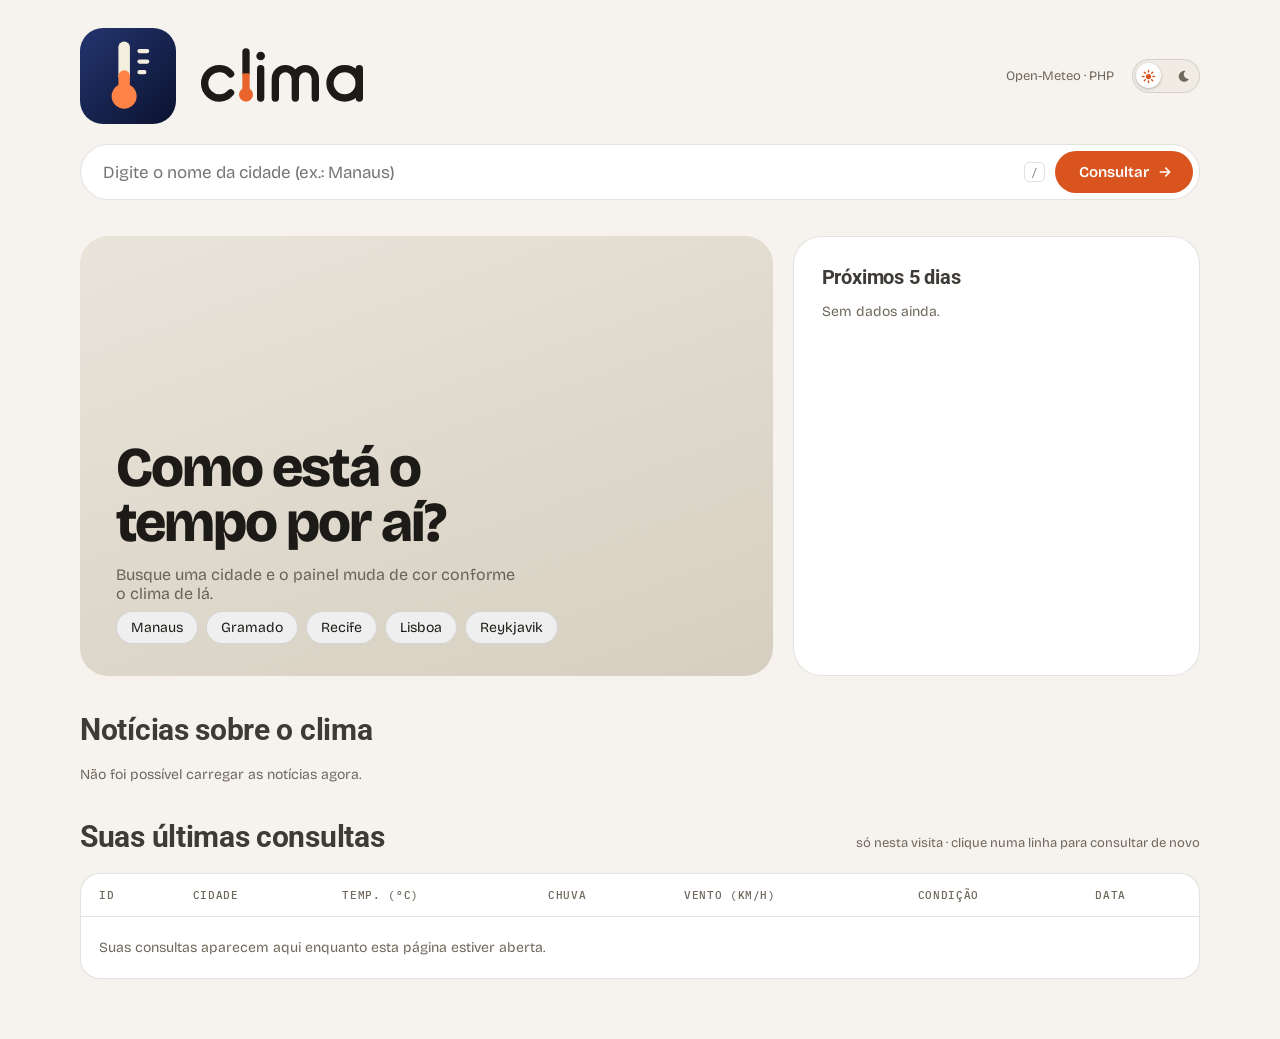
<file: index.html>
<!DOCTYPE html>
<html lang="pt-BR">
<head>
<meta charset="UTF-8">
<meta name="viewport" content="width=device-width, initial-scale=1.0">
<title>Consulta de Clima</title>
<link rel="icon" type="image/svg+xml" href="assets/img/clima-icone.svg">
<script>
  /* aplica o tema antes de desenhar a página, para não piscar */
  (function () {
      var salvo = null;
      try { salvo = localStorage.getItem("tema"); } catch (e) {}
      document.documentElement.dataset.tema =
          salvo || (matchMedia("(prefers-color-scheme: dark)").matches ? "escuro" : "claro");
  })();
</script>
<link rel="preconnect" href="https://fonts.googleapis.com">
<link rel="preconnect" href="https://fonts.gstatic.com" crossorigin>
<link href="https://fonts.googleapis.com/css2?family=Bricolage+Grotesque:opsz,wght@12..96,400;12..96,600;12..96,800&family=IBM+Plex+Mono:wght@400;500&family=Roboto:wght@700&display=swap" rel="stylesheet">
<link rel="stylesheet" href="assets/css/estilos.css">
</head>
<body>

<div class="wrap">
  <header>
    <div class="marca"><img src="assets/img/clima-icone.svg" width="96" height="96" alt=""><img class="so-claro" src="assets/img/clima-horizontal.svg" height="64" alt="clima"><img class="so-escuro" src="assets/img/clima-reverso.svg" height="64" alt="clima"></div>
    <div class="direita">
      <div class="info">Open-Meteo · PHP</div>
      <button id="btn-tema" class="tema" type="button" role="switch" aria-checked="false" aria-label="Tema escuro" title="Alternar tema claro/escuro">
        <span class="knob"></span>
        <svg class="sol" viewBox="0 0 24 24" fill="none" stroke="currentColor" stroke-width="2.4" stroke-linecap="round"><circle cx="12" cy="12" r="4.2" fill="currentColor" stroke="none"/><path d="M12 2.5v2.2M12 19.3v2.2M2.5 12h2.2M19.3 12h2.2M5.3 5.3l1.6 1.6M17.1 17.1l1.6 1.6M5.3 18.7l1.6-1.6M17.1 6.9l1.6-1.6"/></svg>
        <svg class="lua" viewBox="0 0 24 24"><path d="M15.5 3.2a8.8 8.8 0 1 0 5.3 12.9A7.2 7.2 0 0 1 15.5 3.2z" fill="currentColor"/></svg>
      </button>
    </div>
  </header>

  <div class="busca">
    <form id="form-busca">
      <input id="cidade" placeholder="Digite o nome da cidade (ex.: Manaus)" autocomplete="off">
      <kbd>/</kbd>
      <button id="btn-limpar" class="limpar" type="button" title="Limpar consulta (Esc)" hidden>
        <svg viewBox="0 0 24 24" width="16" height="16" fill="none" stroke="currentColor" stroke-width="2.2" stroke-linecap="round" stroke-linejoin="round"><path d="M4 12a8 8 0 1 0 2.5-5.8"/><path d="M4 4v4h4"/></svg>
        <span>Limpar</span>
      </button>
      <button id="btn-consultar" class="btn-principal" type="submit">
        <span class="rotulo">Consultar</span>
        <svg class="seta" viewBox="0 0 24 24" fill="none" stroke="currentColor" stroke-width="2.4" stroke-linecap="round" stroke-linejoin="round"><path d="M5 12h14M13 6l6 6-6 6"/></svg>
        <span class="spinner" aria-hidden="true"></span>
      </button>
    </form>
    <div class="progresso" id="progresso"></div>
  </div>
  <div class="erro" id="erro" role="alert"></div>

  <div class="grid">
    <section class="ceu" id="ceu">
      <canvas id="particulas"></canvas>
      <div class="flash" id="flash"></div>
      <div id="palco">
        <div class="cena vazio">
          <h2>Como está o tempo por aí?</h2>
          <p>Busque uma cidade e o painel muda de cor conforme o clima de lá.</p>
          <span class="rotulo-sugestoes" hidden>Mais pesquisadas no site</span>
          <div class="sugestoes">
            <button type="button">Manaus</button>
            <button type="button">Gramado</button>
            <button type="button">Recife</button>
            <button type="button">Lisboa</button>
            <button type="button">Reykjavik</button>
          </div>
        </div>
      </div>
    </section>

    <section class="painel">
      <h3>Próximos 5 dias</h3>
      <div id="lista-previsao"><p class="placeholder">Sem dados ainda.</p></div>
      <div class="detalhe-dia" id="detalhe-dia" aria-live="polite" hidden></div>
    </section>
  </div>

  <section class="secao-horas" id="secao-horas" aria-live="polite" aria-label="Previsão hora a hora" hidden>
    <div class="painel painel-horas" id="conteudo-horas"></div>
  </section>

  <section class="noticias" id="noticias">
    <div class="cab">
      <h3 class="titulo-secao">Notícias sobre o clima</h3>
      <span class="atualizado" id="noticias-atualizado"></span>
    </div>
    <div class="lista-noticias" id="lista-noticias">
      <div class="noticia esqueleto"><div class="capa"></div><div class="corpo"><div class="linha" style="width:40%"></div><div class="linha"></div><div class="linha" style="width:75%"></div></div></div>
      <div class="noticia esqueleto"><div class="capa"></div><div class="corpo"><div class="linha" style="width:40%"></div><div class="linha"></div><div class="linha" style="width:75%"></div></div></div>
      <div class="noticia esqueleto"><div class="capa"></div><div class="corpo"><div class="linha" style="width:40%"></div><div class="linha"></div><div class="linha" style="width:75%"></div></div></div>
    </div>
  </section>

  <section class="historico">
    <div class="cab">
      <h3 class="titulo-secao">Suas últimas consultas</h3>
      <span class="dica">só nesta visita · clique numa linha para consultar de novo</span>
    </div>
    <div class="tabela-wrap">
      <table id="tabela">
        <thead>
          <tr>
            <th>ID</th><th>Cidade</th><th>Temp. (°C)</th>
            <th>Chuva</th><th>Vento (km/h)</th><th>Condição</th><th>Data</th>
          </tr>
        </thead>
        <tbody></tbody>
      </table>
    </div>
  </section>
</div>

<template id="tpl-resultado">
  <div class="topo">
    <div class="coords"></div>
    <div class="icone"></div>
  </div>
  <div class="cidade"></div>
  <div class="temp"><span class="num">0</span><sup>°C</sup></div>
  <div class="descricao"><span class="txt"></span><span class="cod"></span></div>
  <div class="metricas">
    <div class="metrica"><div class="rotulo">Chuva</div><div class="valor" data-m="chuva"></div></div>
    <div class="metrica"><div class="rotulo">Umidade</div><div class="valor" data-m="umidade"></div></div>
    <div class="metrica"><div class="rotulo">Vento</div><div class="valor" data-m="vento"></div></div>
    <div class="metrica"><div class="rotulo">Sensação</div><div class="valor" data-m="sensacao"></div></div>
    <div class="metrica"><div class="rotulo">Registro nº</div><div class="valor" data-m="id"></div></div>
  </div>
</template>

<script src="https://cdnjs.cloudflare.com/ajax/libs/gsap/3.12.5/gsap.min.js"></script>
<script src="assets/js/app.js"></script>
</body>
</html>
</file>
<file: assets/css/estilos.css>
/* Tema "neutro" (antes da 1ª consulta). O JS troca essas variáveis
     de acordo com o clima da cidade consultada. */
  :root {
    --sky-a: #e9e4da;
    --sky-b: #d6cfc1;
    --ink: #1d1b17;
    --accent: #d9541e;
    --page: #f6f3ee;
    --mono: 'IBM Plex Mono', ui-monospace, monospace;

    /* superfícies do tema claro */
    --bg: var(--page);
    --surface: #fff;
    --text: #1d1b17;
    --muted: #6f685c;
    --line: rgba(29, 27, 23, .12);
    --track: #f0ece4;
    --hover: #faf7f1;
    --danger: #b42318;
    color-scheme: light;
  }

  /* Tema escuro: o fundo da página puxa um pouco da cor do céu da cidade */
  :root[data-tema="escuro"] {
    --sky-a: #2a2723;
    --sky-b: #1c1a17;
    --ink: #ece6da;
    --accent: #e8642c;

    --bg: color-mix(in srgb, var(--sky-b) 12%, #11100e);
    --surface: #1b1a17;
    --text: #ece6da;
    --muted: #a39b8e;
    --line: rgba(236, 230, 218, .11);
    --track: #2b2925;
    --hover: #23221e;
    --danger: #ff8a7a;
    color-scheme: dark;
  }

  * { box-sizing: border-box; margin: 0; padding: 0; }

  body {
    font-family: 'Bricolage Grotesque', 'Segoe UI', sans-serif;
    background: var(--bg);
    color: var(--text);
    min-height: 100vh;
    transition: background-color .4s, color .4s;
  }
  .painel, .tabela-wrap, .busca form, th, td, .trilho {
    transition: background-color .4s, border-color .4s, color .4s;
  }

  /* Troca de tema com círculo expandindo a partir do botão (View Transitions) */
  ::view-transition-old(root), ::view-transition-new(root) { animation: none; mix-blend-mode: normal; }
  .trocando-tema * { transition: none !important; }

  /* ===== Botão de tema ===== */
  .direita { display: flex; align-items: center; gap: 18px; }
  .tema {
    position: relative;
    width: 68px;
    height: 34px;
    border-radius: 999px;
    border: 1.5px solid var(--line);
    background: var(--track);
    cursor: pointer;
    flex-shrink: 0;
  }
  .tema .knob {
    position: absolute;
    top: 3px; left: 3px;
    width: 25px; height: 25px;
    border-radius: 50%;
    background: var(--surface);
    box-shadow: 0 1px 3px rgba(0, 0, 0, .25);
    transition: transform .4s cubic-bezier(.3, 1.5, .5, 1);
  }
  :root[data-tema="escuro"] .tema .knob { transform: translateX(34px); }
  .tema svg {
    position: absolute;
    top: 50%;
    width: 15px; height: 15px;
    margin-top: -7.5px;
    color: var(--muted);
    transition: color .3s, transform .5s cubic-bezier(.3, 1.5, .5, 1);
  }
  .tema .sol { left: 8px; color: var(--accent); }
  .tema .lua { right: 8px; }
  :root[data-tema="escuro"] .tema .sol { color: var(--muted); transform: rotate(-90deg); }
  :root[data-tema="escuro"] .tema .lua { color: #f5c451; transform: rotate(-20deg); }
  .tema:focus-visible { outline: 2px solid var(--accent); outline-offset: 3px; }

  .so-escuro { display: none !important; }
  :root[data-tema="escuro"] .so-escuro { display: block !important; }
  :root[data-tema="escuro"] .so-claro { display: none !important; }

  .wrap { max-width: 1200px; margin: 0 auto; padding: 0 40px; }

  /* ===== Cabeçalho ===== */
  header {
    display: flex;
    justify-content: space-between;
    align-items: center;
    padding-top: 28px;
    padding-bottom: 20px;
  }
  .marca { display: flex; align-items: center; gap: 18px; }
  .marca img { display: block; width: auto; }
  header .info { font-size: 13px; color: var(--muted); }

  /* ===== Busca ===== */
  .busca { position: relative; margin-bottom: 8px; }
  .busca form {
    display: flex;
    align-items: center;
    background: var(--surface);
    border: 1.5px solid var(--line);
    border-radius: 999px;
    padding: 6px 6px 6px 22px;
    transition: border-color .2s;
  }
  .busca form:focus-within { border-color: var(--accent); }
  .busca input {
    flex: 1;
    border: none;
    outline: none;
    background: none;
    font: inherit;
    font-size: 17px;
    min-width: 0;
  }
  .busca kbd {
    font-family: var(--mono);
    font-size: 11px;
    color: var(--muted);
    border: 1px solid var(--line);
    border-radius: 5px;
    padding: 2px 6px;
    margin-right: 10px;
  }
  .busca button {
    border: none;
    background: var(--accent);
    color: #fff;
    font: inherit;
    font-weight: 600;
    font-size: 15px;
    padding: 12px 24px;
    border-radius: 999px;
    cursor: pointer;
  }
  .busca button:disabled { cursor: progress; }

  /* ===== Botão principal: brilho, seta, sombra e spinner ===== */
  .busca .btn-principal {
    position: relative;
    overflow: hidden;
    display: inline-flex;
    align-items: center;
    gap: 8px;
    padding: 12px 20px 12px 24px;
    transition: box-shadow .3s, background-color .4s;
  }
  .btn-principal:hover { box-shadow: 0 10px 24px -10px color-mix(in srgb, var(--accent) 85%, transparent); }
  .btn-principal .seta { width: 16px; height: 16px; transition: transform .35s cubic-bezier(.3, 1.5, .5, 1); }
  .btn-principal:hover .seta { transform: translateX(4px); }
  .btn-principal::after {
    content: "";
    position: absolute;
    top: 0; bottom: 0;
    left: -60%;
    width: 45%;
    background: linear-gradient(100deg, transparent, rgba(255, 255, 255, .38), transparent);
    transform: skewX(-20deg);
    pointer-events: none;
  }
  .btn-principal:hover::after { animation: brilho .85s cubic-bezier(.4, 0, .2, 1); }
  @keyframes brilho { to { left: 130%; } }
  .btn-principal .spinner {
    display: none;
    width: 16px; height: 16px;
    border: 2px solid rgba(255, 255, 255, .35);
    border-top-color: #fff;
    border-radius: 50%;
    animation: girar .7s linear infinite;
  }
  .btn-principal.carregando .spinner { display: block; }
  .btn-principal.carregando .seta { display: none; }
  @keyframes girar { to { transform: rotate(360deg); } }

  /* ondulação a partir do ponto do clique (criada pelo JS) */
  .onda {
    position: absolute;
    border-radius: 50%;
    background: currentColor;
    opacity: .28;
    transform: scale(0);
    pointer-events: none;
    animation: onda .6s cubic-bezier(.2, .8, .2, 1) forwards;
  }
  @keyframes onda { to { transform: scale(1); opacity: 0; } }
  .busca .limpar, .sugestoes button { position: relative; overflow: hidden; }
  .busca .limpar:active, .sugestoes button:active { transform: scale(.95); }

  /* chave de tema: a bolinha "estica" enquanto é pressionada */
  .tema:active .knob { width: 31px; }
  :root[data-tema="escuro"] .tema:active .knob { transform: translateX(28px); }
  .tema .knob { transition: transform .4s cubic-bezier(.3, 1.5, .5, 1), width .2s ease; }
  .busca .limpar {
    display: flex;
    align-items: center;
    gap: 6px;
    background: none;
    color: var(--muted);
    border: 1.5px solid var(--line);
    padding: 10.5px 16px;
    margin-right: 8px;
    transition: color .15s, border-color .15s;
  }
  .busca .limpar[hidden] { display: none; }
  .busca .limpar:hover { color: var(--text); border-color: var(--text); }
  .busca .limpar:hover svg { transform: rotate(-60deg); }
  .busca .limpar svg { transition: transform .3s cubic-bezier(.2, .9, .3, 1.3); }
  .marca { cursor: pointer; }
  .progresso {
    position: absolute;
    left: 24px; right: 24px; bottom: -2px;
    height: 2px;
    background: var(--accent);
    transform-origin: left;
    transform: scaleX(0);
    opacity: 0;
  }
  .erro {
    font-size: 14px;
    color: var(--danger);
    min-height: 20px;
    padding: 6px 22px 0;
  }

  /* ===== Grid principal ===== */
  .grid {
    display: grid;
    grid-template-columns: 1.7fr 1fr;
    gap: 20px;
    margin-top: 8px;
  }

  /* ===== Palco (card do céu) ===== */
  .ceu {
    position: relative;
    overflow: hidden;
    border-radius: 28px;
    min-height: 440px;
    color: var(--ink);
    background: linear-gradient(160deg, var(--sky-a), var(--sky-b));
  }
  .ceu canvas { position: absolute; inset: 0; width: 100%; height: 100%; pointer-events: none; }
  .ceu .flash { position: absolute; inset: 0; background: #fff; opacity: 0; pointer-events: none; }
  #palco {
    position: relative;
    height: 100%;
    min-height: 440px;
    padding: 32px 36px;
    display: flex;
    flex-direction: column;
  }
  .cena { flex: 1; display: flex; flex-direction: column; }

  .vazio h2 {
    font-size: clamp(34px, 5vw, 56px);
    font-weight: 800;
    line-height: .98;
    letter-spacing: -.035em;
    max-width: 12ch;
    margin-top: auto;
  }
  .vazio p { margin-top: 14px; color: color-mix(in srgb, var(--ink) 62%, transparent); max-width: 40ch; }
  .sugestoes { display: flex; flex-wrap: wrap; gap: 8px; margin-top: 22px; }
  .rotulo-sugestoes {
    display: block;
    margin-top: 22px;
    font-size: 12px;
    font-weight: 600;
    color: color-mix(in srgb, var(--ink) 55%, transparent);
  }
  .rotulo-sugestoes[hidden] { display: none; }
  .rotulo-sugestoes + .sugestoes { margin-top: 8px; }
  .sugestoes button {
    font: inherit;
    font-size: 14px;
    color: var(--ink);
    border: 1px solid var(--line);
    border-radius: 999px;
    padding: 7px 14px;
    cursor: pointer;
    transition: background .15s, transform .15s;
  }
  .sugestoes button:hover { background: color-mix(in srgb, var(--ink) 15%, transparent); transform: translateY(-2px); }

  .topo { display: flex; justify-content: space-between; align-items: flex-start; }
  .coords { font-family: var(--mono); font-size: 12px; opacity: .7; }
  .icone { width: 92px; height: 92px; flex-shrink: 0; }
  .icone svg { width: 100%; height: 100%; overflow: visible; }

  .cidade {
    font-size: clamp(38px, 6vw, 76px);
    font-weight: 800;
    letter-spacing: -.04em;
    line-height: .95;
    margin-top: auto;
    overflow: hidden;
    padding-bottom: 6px;
  }
  .cidade span { display: inline-block; }
  .temp {
    font-size: clamp(84px, 13vw, 168px);
    font-weight: 400;
    letter-spacing: -.06em;
    line-height: .9;
    font-variant-numeric: tabular-nums;
  }
  .temp sup { font-size: .35em; vertical-align: top; position: relative; top: .25em; letter-spacing: 0; }
  .descricao { font-size: 18px; margin-top: 6px; }
  .descricao .cod { font-family: var(--mono); font-size: 12px; opacity: .6; margin-left: 6px; }

  .metricas {
    display: grid;
    grid-template-columns: repeat(5, 1fr);
    margin-top: 28px;
    border-top: 1px solid currentColor;
    border-color: color-mix(in srgb, var(--ink) 25%, transparent);
  }
  .metrica { padding: 12px 12px 0 0; }
  .metrica + .metrica { padding-left: 14px; border-left: 1px solid color-mix(in srgb, var(--ink) 25%, transparent); }
  .metrica .rotulo { font-family: var(--mono); font-size: 11px; text-transform: uppercase; letter-spacing: .06em; opacity: .7; }
  .metrica .valor { font-size: 20px; font-weight: 600; margin-top: 2px; }

  /* ===== Previsão ===== */
  .painel {
    min-width: 0;   /* a faixa hora a hora rola dentro do card, sem alargar a coluna */
    background: var(--surface);
    border: 1px solid var(--line);
    border-radius: 28px;
    padding: 28px;
  }
  /* ===== Títulos de seção: Roboto em negrito, numa cor só ===== */
  .titulo-secao {
    font-family: 'Roboto', 'Segoe UI', Arial, sans-serif;
    font-size: clamp(24px, 2.6vw, 30px);
    font-weight: 700;
    letter-spacing: -.01em;
    line-height: 1.2;
    color: color-mix(in srgb, var(--text) 85%, var(--bg));
    margin-bottom: 18px;
  }
  .noticias .cab, .historico .cab { flex-wrap: wrap; gap: 4px 16px; }

  /* título do card de previsão: mesmo padrão dos títulos de seção, menor */
  .painel h3 {
    font-family: 'Roboto', 'Segoe UI', Arial, sans-serif;
    font-size: 20px;
    font-weight: 700;
    letter-spacing: -.01em;
    color: color-mix(in srgb, var(--text) 85%, var(--bg));
    margin-bottom: 14px;
  }
  .dia {
    display: grid;
    grid-template-columns: 54px 28px 50px 30px 1fr 32px;
    align-items: center;
    gap: 10px;
    padding: 13px 0;
    border-bottom: 1px solid var(--line);
    font-size: 15px;
  }
  .dia:last-child { border-bottom: none; }

  /* cards clicáveis: sobem no hover e ficam destacados ao clicar.
     O fundo é uma camada (::before) que só anima opacidade. */
  .dia {
    position: relative;
    isolation: isolate;
    cursor: pointer;
    margin: 0 -10px;
    padding-left: 10px;
    padding-right: 10px;
    border-radius: 12px;
    transition: transform .25s cubic-bezier(.2, .8, .2, 1);
  }
  .dia::before {
    content: "";
    position: absolute;
    inset: 0;
    z-index: -1;
    border-radius: inherit;
    background: color-mix(in srgb, var(--text) 5%, transparent);
    opacity: 0;
    transition: opacity .2s;
  }
  .dia:hover { transform: translateY(-2px); }
  .dia:hover::before { opacity: 1; }
  .dia.selecionado { border-bottom-color: transparent; }
  .dia.selecionado::before { background: color-mix(in srgb, var(--accent) 14%, transparent); opacity: 1; }
  .dia:focus-visible { outline: 2px solid var(--accent); outline-offset: -2px; }

  /* ===== Detalhes do dia selecionado ===== */
  .detalhe-dia {
    margin-top: 16px;
    padding: 16px;
    border-radius: 18px;
    background: color-mix(in srgb, var(--text) 4%, transparent);
    border: 1px solid var(--line);
  }
  .detalhe-dia[hidden] { display: none; }
  .detalhe-cab { display: flex; align-items: baseline; justify-content: space-between; gap: 8px; margin-bottom: 14px; }
  .detalhe-cab strong { font-family: 'Roboto', 'Segoe UI', Arial, sans-serif; font-size: 16px; }
  .detalhe-cab span { font-size: 12px; color: var(--muted); text-align: right; }
  .detalhe-grade { display: grid; grid-template-columns: 1fr 1fr; gap: 14px 12px; }
  .detalhe-item { display: flex; gap: 10px; align-items: flex-start; min-width: 0; }
  .detalhe-icone {
    width: 30px; height: 30px;
    border-radius: 9px;
    display: grid;
    place-items: center;
    flex-shrink: 0;
    color: var(--c);
    background: color-mix(in srgb, var(--c) 16%, transparent);
  }
  .detalhe-icone svg { width: 16px; height: 16px; }
  .detalhe-icone.sol { --c: #e8a317; }
  .detalhe-icone.chuva { --c: #2f80d1; }
  .detalhe-icone.vento { --c: #5b8fb0; }
  .detalhe-icone.uv { --c: #e8642c; }
  .detalhe-item .rot { display: block; font-size: 11px; color: var(--muted); }
  .detalhe-item .val { display: block; font-size: 15px; font-weight: 700; font-variant-numeric: tabular-nums; }
  .detalhe-item .sub { display: block; font-size: 12px; color: var(--muted); }

  /* ===== Seção "Hora a hora" (entre a previsão e as notícias) ===== */
  .secao-horas { margin-top: 20px; }   /* sem título: fica mais perto da previsão */
  .secao-horas[hidden] { display: none; }
  .painel-horas { padding: 20px 24px; border-radius: 24px; }

  /* ===== Faixa hora a hora (rolagem horizontal) ===== */
  .hora-a-hora { min-width: 0; }
  .aviso-chuva { font-size: 12.5px; font-weight: 600; color: var(--muted); margin-bottom: 10px; }
  .aviso-chuva.com-chuva { color: #2f80d1; }
  :root[data-tema="escuro"] .aviso-chuva.com-chuva { color: #6db3f2; }
  .horas-rolagem {
    overflow-x: auto;
    overscroll-behavior-x: contain;
    cursor: grab;
    padding-bottom: 8px;
    scrollbar-width: thin;
    scrollbar-color: var(--line) transparent;
    outline: none;
  }
  /* esmaecido na borda direita indica que há mais horários */
  .horas-rolagem:not(.no-fim) {
    -webkit-mask-image: linear-gradient(90deg, #000 80%, transparent);
    mask-image: linear-gradient(90deg, #000 80%, transparent);
  }
  .horas-rolagem.arrastando { cursor: grabbing; user-select: none; }
  .horas-rolagem:focus-visible { box-shadow: 0 0 0 2px var(--accent); border-radius: 10px; }
  .horas-rolagem::-webkit-scrollbar { height: 6px; }
  .horas-rolagem::-webkit-scrollbar-thumb { background: var(--line); border-radius: 6px; }
  /* uma coluna por hora (para subir no hover e ser destacada ao clicar), no visual original.
     Alturas fixas: hora 16 + ícone 24 + temperatura 18; a linha de temperatura passa no espaço
     seguinte (topo = 6 + 16 + 4 + 24 + 4 + 18 + 4 = 76 px) */
  .horas-trilho { position: relative; display: flex; }
  .h-col {
    position: relative;
    isolation: isolate;
    flex: 0 0 58px;
    display: flex;
    flex-direction: column;
    align-items: center;
    gap: 4px;
    padding: 6px 0 4px;
    border-radius: 12px;
    cursor: pointer;
    transition: transform .25s cubic-bezier(.2, .8, .2, 1);
  }
  .h-col::before {
    content: "";
    position: absolute;
    inset: 0;
    z-index: -1;
    border-radius: inherit;
    background: color-mix(in srgb, var(--text) 5%, transparent);
    opacity: 0;
    transition: opacity .2s;
  }
  .h-col:hover { transform: translateY(-4px); }
  .h-col:hover::before { opacity: 1; }
  .h-col.selecionada::before {
    background: color-mix(in srgb, #3b8fe0 16%, transparent);
    box-shadow: inset 0 0 0 1px color-mix(in srgb, #3b8fe0 45%, transparent);
    opacity: 1;
  }
  .h-hora { height: 16px; line-height: 16px; font-size: 11px; color: var(--muted); }
  .h-hora.agora { color: var(--text); font-weight: 700; }
  .h-icone { height: 24px; }
  .h-icone svg { width: 24px; height: 24px; display: block; overflow: visible; }
  .h-temp { height: 18px; line-height: 18px; font-size: 13px; font-weight: 700; font-variant-numeric: tabular-nums; }
  .h-espaco { height: 34px; }
  .h-curva { position: absolute; left: 0; top: 76px; z-index: 1; pointer-events: none; line-height: 0; }
  .h-curva svg { display: block; overflow: visible; }
  .c-linha { fill: none; stroke: var(--accent); stroke-width: 2; stroke-linejoin: round; stroke-linecap: round; }
  .c-ponto { fill: var(--surface); stroke: var(--accent); stroke-width: 2; }
  .h-barra { height: 52px; display: flex; flex-direction: column; justify-content: flex-end; align-items: center; gap: 3px; }
  .h-barra i { display: block; width: 22px; border-radius: 5px 5px 2px 2px; background: color-mix(in srgb, #2f80d1 60%, transparent); }
  .h-barra span { font-size: 10px; color: var(--muted); font-variant-numeric: tabular-nums; }
  .legenda-horas { font-size: 11px; color: var(--muted); margin-top: 2px; }

  /* selo do índice UV com as cores da escala da OMS */
  .selo-uv {
    display: inline-block;
    font-size: 10px;
    font-weight: 700;
    padding: 1px 7px;
    border-radius: 999px;
    vertical-align: 2px;
    color: var(--c);
    background: color-mix(in srgb, var(--c) 18%, transparent);
  }
  .uv-baixo { --c: #2e9d5b; }
  .uv-moderado { --c: #c99a06; }
  .uv-alto { --c: #e8752c; }
  .uv-muito-alto { --c: #d64545; }
  .uv-extremo { --c: #9b59b6; }
  .dia .nome { font-weight: 600; text-transform: capitalize; }
  .dia .mini svg { width: 26px; height: 26px; display: block; }
  .dia .min { color: var(--muted); text-align: right; font-variant-numeric: tabular-nums; }
  /* chance de chuva do dia: gota + porcentagem, azul quando >= 50% */
  .dia .chuva, td .chuva, .h-col .chuva {
    display: inline-flex;
    align-items: center;
    gap: 3px;
    font-size: 13px;
    font-weight: 600;
    font-variant-numeric: tabular-nums;
    color: var(--muted);
    opacity: .7;
  }
  .dia .chuva svg, td .chuva svg, .h-col .chuva svg { width: 12px; height: 12px; flex-shrink: 0; }
  .dia .chuva.alta, td .chuva.alta, .h-col .chuva.alta { color: #2f80d1; opacity: 1; }
  :root[data-tema="escuro"] .dia .chuva.alta, :root[data-tema="escuro"] td .chuva.alta,
  :root[data-tema="escuro"] .h-col .chuva.alta { color: #6db3f2; }
  .h-col .chuva { font-size: 11px; gap: 2px; }
  td .chuva { font-size: 14px; }
  .dia .max { font-weight: 600; font-variant-numeric: tabular-nums; }
  .trilho { position: relative; height: 6px; border-radius: 6px; background: var(--track); }
  .faixa {
    position: absolute;
    top: 0; bottom: 0;
    border-radius: 6px;
    transform-origin: left;
  }
  .painel .placeholder { color: var(--muted); font-size: 14px; }

  /* ===== Histórico ===== */
  .historico { margin-top: 36px; padding-bottom: 60px; }
  .historico .cab { display: flex; justify-content: space-between; align-items: baseline; }
  .historico .dica { font-size: 13px; color: var(--muted); }
  .tabela-wrap { overflow-x: auto; background: var(--surface); border: 1px solid var(--line); border-radius: 20px; }
  table { width: 100%; border-collapse: collapse; font-size: 14px; }
  th {
    text-align: left;
    font-family: var(--mono);
    font-size: 11px;
    font-weight: 500;
    text-transform: uppercase;
    letter-spacing: .06em;
    color: var(--muted);
    padding: 14px 18px;
    border-bottom: 1px solid var(--line);
  }
  td { padding: 13px 18px; border-bottom: 1px solid var(--line); white-space: nowrap; }
  tbody tr:last-child td { border-bottom: none; }
  tbody tr { cursor: pointer; transition: background .15s; }
  tbody tr:hover { background: var(--hover); }
  td.id, td.data { font-family: var(--mono); font-size: 12px; color: var(--muted); }
  td.cid { font-weight: 600; }
  td.vazio-historico { color: var(--muted); white-space: normal; cursor: default; padding: 22px 18px; }
  tbody tr:has(.vazio-historico) { cursor: default; }
  tbody tr:has(.vazio-historico):hover { background: none; }
  .chip {
    background: color-mix(in srgb, var(--c) 16%, transparent);
    color: color-mix(in srgb, var(--c) 62%, var(--text));
    display: inline-block;
    min-width: 58px;
    text-align: center;
    padding: 3px 10px;
    border-radius: 999px;
    font-weight: 600;
    font-variant-numeric: tabular-nums;
  }

  /* ===== Notícias ===== */
  .noticias { margin-top: 36px; }
  .noticias .cab { display: flex; justify-content: space-between; align-items: baseline; gap: 12px; }
  .noticias .atualizado { font-size: 13px; color: var(--muted); }
  .lista-noticias { display: grid; grid-template-columns: repeat(3, 1fr); gap: 14px; }
  .noticia {
    display: flex;
    flex-direction: column;
    background: var(--surface);
    border: 1px solid var(--line);
    border-radius: 20px;
    overflow: hidden;
    color: inherit;
    text-decoration: none;
    transition: transform .25s cubic-bezier(.2, .8, .2, 1), border-color .2s, background-color .4s;
  }
  .noticia:hover { transform: translateY(-4px); border-color: var(--accent); }
  .noticia:focus-visible { outline: 2px solid var(--accent); outline-offset: 3px; }
  .noticia .capa {
    aspect-ratio: 16 / 9;
    background: linear-gradient(160deg, var(--sky-a), var(--sky-b));
    overflow: hidden;
  }
  .noticia .capa img { width: 100%; height: 100%; object-fit: cover; display: block; transition: transform .5s cubic-bezier(.2, .8, .2, 1); }
  .noticia:hover .capa img { transform: scale(1.04); }
  .noticia .corpo { padding: 16px 18px 18px; display: flex; flex-direction: column; gap: 8px; flex: 1; }
  .noticia .meta { display: flex; align-items: center; gap: 8px; font-family: var(--mono); font-size: 11px; color: var(--muted); }
  .noticia .meta img { width: 16px; height: 16px; border-radius: 4px; }
  .noticia .meta .fonte { overflow: hidden; text-overflow: ellipsis; white-space: nowrap; }
  .noticia h4 {
    font-size: 17px;
    line-height: 1.25;
    letter-spacing: -.01em;
    display: -webkit-box;
    -webkit-line-clamp: 3;
    -webkit-box-orient: vertical;
    overflow: hidden;
  }
  .noticia p {
    font-size: 14px;
    line-height: 1.45;
    color: var(--muted);
    display: -webkit-box;
    -webkit-line-clamp: 3;
    -webkit-box-orient: vertical;
    overflow: hidden;
  }
  .noticia.esqueleto { pointer-events: none; }
  .noticia.esqueleto .linha { height: 12px; border-radius: 6px; background: var(--track); }
  .noticias .aviso { color: var(--muted); font-size: 14px; }

  @media (max-width: 860px) {
    .lista-noticias {
      grid-template-columns: none;
      grid-auto-flow: column;
      grid-auto-columns: 82%;
      overflow-x: auto;
      scroll-snap-type: x mandatory;
      padding-bottom: 6px;
    }
    .noticia { scroll-snap-align: start; }
  }

  @media (prefers-reduced-motion: reduce) {
    .btn-principal::after, .onda { display: none; }
  }

  @media (max-width: 860px) {
    .wrap { padding: 0 16px; }
    header .info { display: none; }
    .grid { grid-template-columns: 1fr; }
    .metricas { grid-template-columns: repeat(2, 1fr); }
    .metrica:nth-child(odd) { padding-left: 0; border-left: none; }
    #palco { padding: 24px; }
    .busca kbd { display: none; }
    .busca .limpar span { display: none; }
    .busca .limpar { padding: 10.5px 12px; }
    .icone { width: 68px; height: 68px; }
  }

  /* ===== Ícones animados (Hora a hora e Próximos dias) =====
     Os ícones continuam os mesmos; só ganham movimento: sol girando devagar,
     nuvem balançando, chuva/neve caindo, raio piscando e névoa deslizando.
     No Hora a hora, cada coluna tem um atraso (--atraso) para não balançarem em bloco. */
  .h-icone .raios, .dia .mini .raios,
  .h-icone .nuvem, .dia .mini .nuvem,
  .h-icone .gota, .dia .mini .gota,
  .h-icone .raio, .dia .mini .raio,
  .h-icone .linha, .dia .mini .linha { transform-box: fill-box; transform-origin: center; }
  .h-icone .raios, .dia .mini .raios { animation: ico-girar 16s linear infinite; }
  .h-icone .nuvem, .dia .mini .nuvem { animation: ico-balancar 4s ease-in-out infinite; }
  .h-icone .raio, .dia .mini .raio { animation: ico-piscar 2.6s linear infinite; }
  .h-icone .linha, .dia .mini .linha { animation: ico-balancar 5s ease-in-out infinite; }
  .h-icone .gota, .dia .mini .gota { animation: ico-cair 1.2s ease-in infinite; }
  .h-icone .gota:nth-of-type(2), .dia .mini .gota:nth-of-type(2) { animation-delay: .4s; }
  .h-icone .gota:nth-of-type(3), .dia .mini .gota:nth-of-type(3) { animation-delay: .8s; }
  .h-col .nuvem, .h-col .raios, .h-col .raio, .h-col .linha { animation-delay: var(--atraso, 0s); }

  @keyframes ico-girar { to { transform: rotate(360deg); } }
  @keyframes ico-balancar { 0%, 100% { transform: translateX(-3px); } 50% { transform: translateX(3px); } }
  @keyframes ico-piscar { 0%, 70%, 80%, 100% { opacity: 1; } 74% { opacity: .15; } 84% { opacity: .25; } }
  @keyframes ico-cair {
    0% { transform: translateY(-4px); opacity: 0; }
    25%, 70% { opacity: 1; }
    100% { transform: translateY(6px); opacity: 0; }
  }

  /* movimento reduzido: ícones parados e sem elevação no hover (tudo continua visível) */
  @media (prefers-reduced-motion: reduce) {
    .h-icone *, .dia .mini * { animation: none !important; }
    .dia, .h-col { transition: none; }
    .dia:hover, .h-col:hover { transform: none; }
  }
</file>
